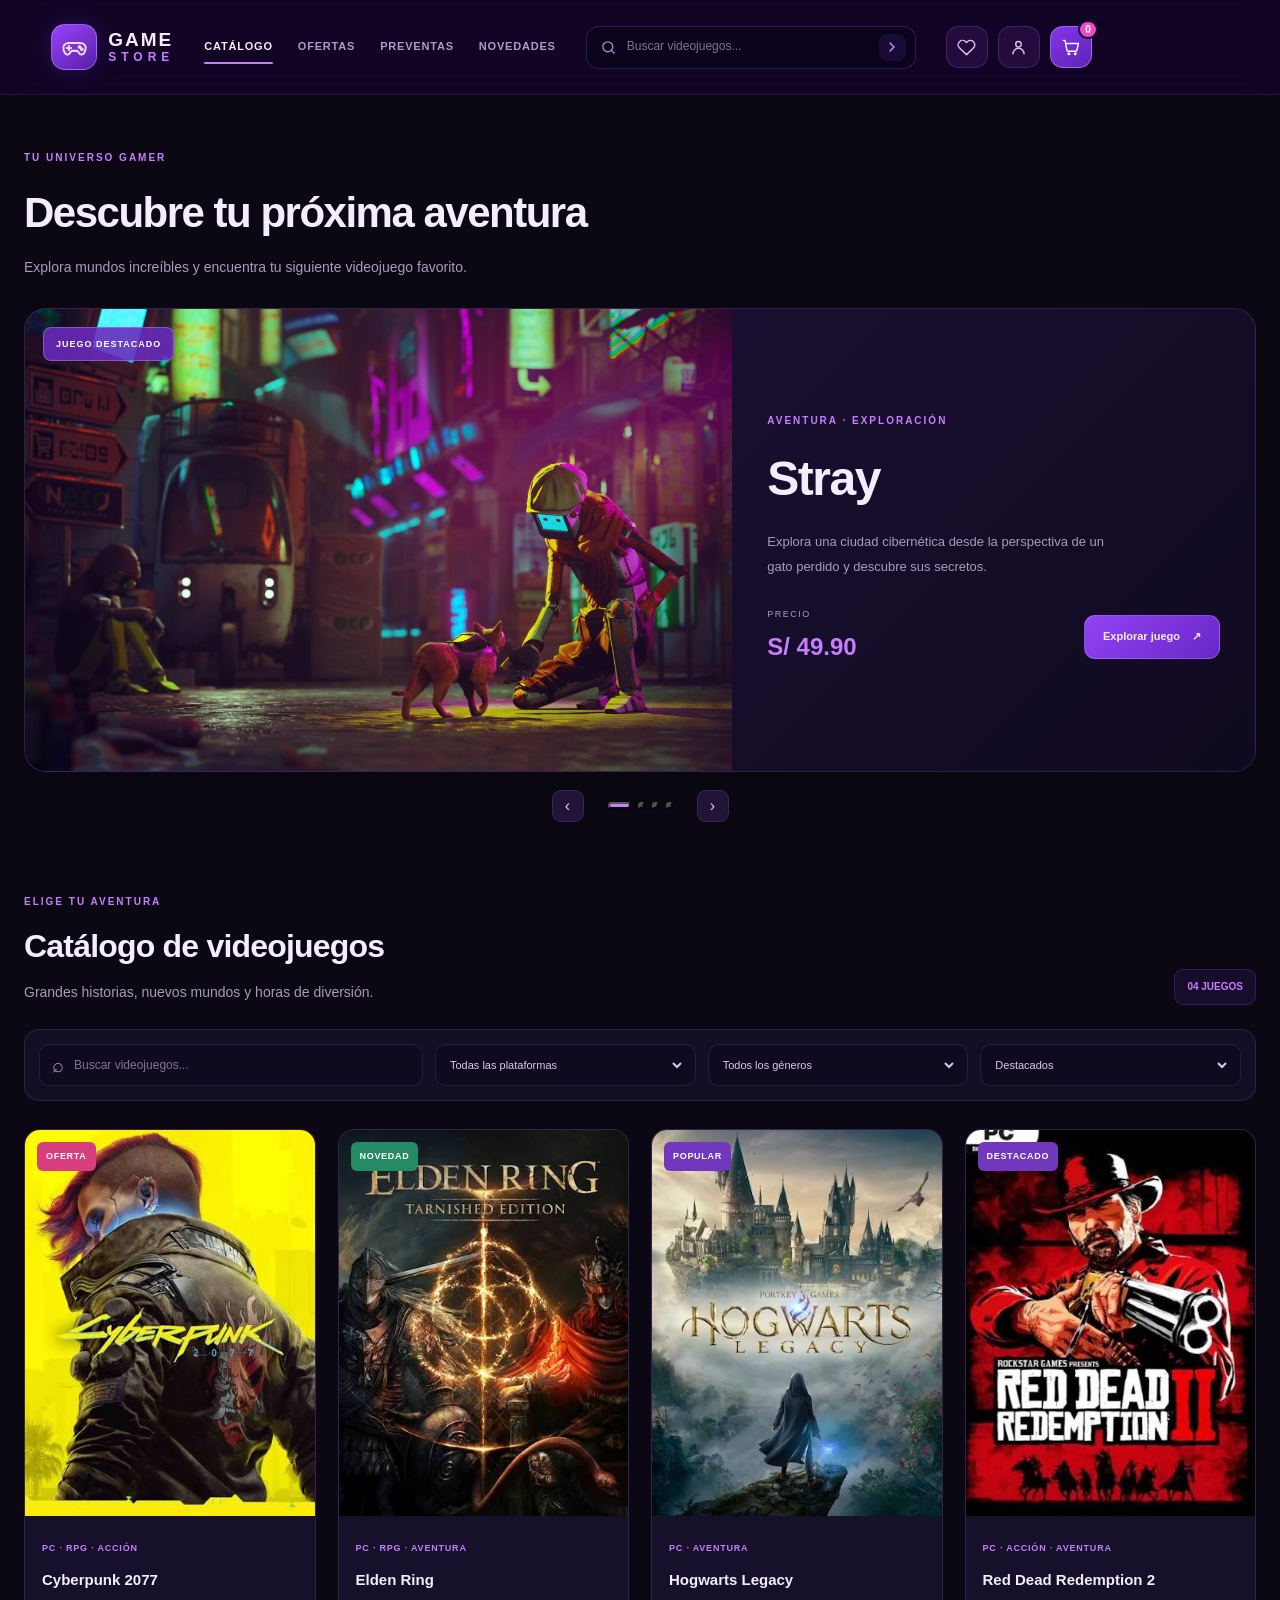
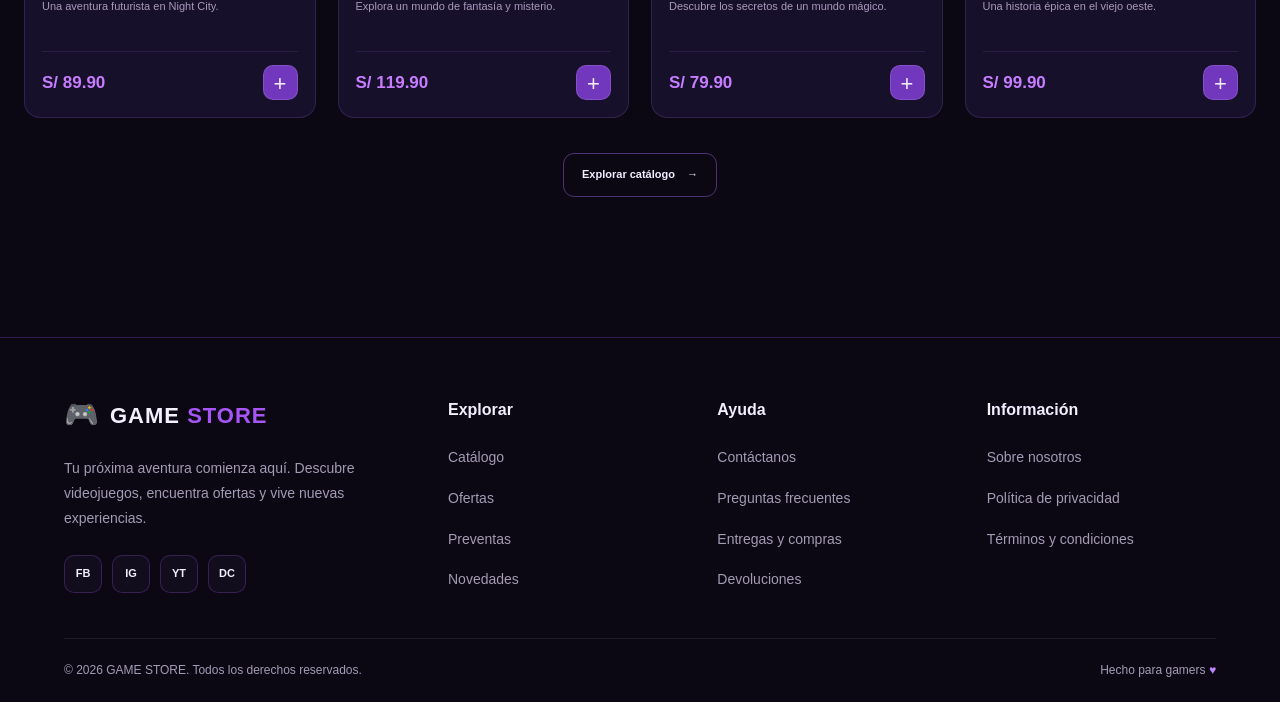
<file: index.html>
<!doctype html>
<html lang="es">
<head>
	<meta charset="UTF-8">
	<meta name="viewport" content="width=device-width, initial-scale=1.0">
	<title>Mi página web</title>
	<link rel="stylesheet" href="css/global.css">
	<link rel="stylesheet" href="css/header.css">
	<link rel="stylesheet" href="css/body.css">
	<link rel="stylesheet" href="css/footer.css">
</head>
<body>
	<div id="site-header"></div>
	<main id="site-body"></main>
	<div id="site-footer"></div>
	<script>
		["header", "body", "footer"].forEach(component => {
			fetch(`components/${component}.html`)
				.then(response => response.text())
				.then(html => {
					const container = document.getElementById(`site-${component}`);
					container.innerHTML = html;
					container.querySelectorAll("script").forEach(inactiveScript => {
						const activeScript = document.createElement("script");
						activeScript.textContent = inactiveScript.textContent;
						inactiveScript.replaceWith(activeScript);
					});
				});
		});
	</script>
</body>
</html>
</file>
<file: css/global.css>
/* ==============================
   GAME STORE - ESTILOS GLOBALES
============================== */

/* Variables generales */
:root {
    --gs-bg: #0b0813;
    --gs-bg-secondary: #120d1d;
    --gs-card-bg: #181124;

    --gs-primary: #a855f7;
    --gs-primary-hover: #9333ea;
    --gs-accent: #c084fc;

    --gs-text: #f3efff;
    --gs-text-muted: #a49bb5;

    --gs-border: rgba(168, 85, 247, 0.22);

    --gs-radius-sm: 8px;
    --gs-radius-md: 14px;
    --gs-radius-lg: 22px;

    --gs-container: 1200px;

    --gs-transition: 0.25s ease;
}

/* Reinicio básico */
* {
    margin: 0;
    padding: 0;
    box-sizing: border-box;
}

/* Desplazamiento suave */
html {
    scroll-behavior: smooth;
    scroll-padding-top: 90px;
}

/* Página */
body {
    min-height: 100vh;
    background: var(--gs-bg);
    color: var(--gs-text);

    font-family: Arial, Helvetica, sans-serif;
    font-size: 16px;
    line-height: 1.6;

    overflow-x: hidden;
}

/* Elementos multimedia */
img,
picture,
video {
    display: block;
    max-width: 100%;
}

img {
    height: auto;
}

/* Enlaces */
a {
    color: inherit;
    text-decoration: none;
}

/* Botones y formularios */
button,
input,
select,
textarea {
    font: inherit;
}

button,
select {
    cursor: pointer;
}

/* Botones: indicador de teclado */
button:focus-visible,
a:focus-visible,
input:focus-visible,
select:focus-visible,
textarea:focus-visible {
    outline: 2px solid var(--gs-accent);
    outline-offset: 4px;
}

/* Selección de texto */
::selection {
    color: #ffffff;
    background: var(--gs-primary);
}

/* Contenedor reutilizable */
.gs-container {
    width: min(90%, var(--gs-container));
    margin-inline: auto;
}

/* Separación entre secciones principales */
main {
    width: 100%;
}

/* Evita que los anclajes queden ocultos bajo el header */
section[id] {
    scroll-margin-top: 100px;
}

/* Accesibilidad: respeta la preferencia de movimiento reducido */
@media (prefers-reduced-motion: reduce) {
    *,
    *::before,
    *::after {
        scroll-behavior: auto !important;
        animation-duration: 0.01ms !important;
        animation-iteration-count: 1 !important;
        transition-duration: 0.01ms !important;
    }
}
</file>
<file: css/header.css>
/* ========================================
   GAME STORE - HEADER
   Paleta morada estilo gaming
======================================== */

.gs-header {
    --gs-purple: #8b3dff;
    --gs-violet: #c77dff;
    --gs-text: #f4edff;
    --gs-muted: #aaa0c5;

    position: sticky;
    top: 0;
    z-index: 100;
    width: 100%;
    padding: 18px 4%;
    background: rgba(19, 4, 39, 0.88);
    border-bottom: 1px solid rgba(166, 91, 255, 0.16);
    backdrop-filter: blur(18px);
    -webkit-backdrop-filter: blur(18px);
}

.gs-header *,
.gs-header *::before,
.gs-header *::after {
    box-sizing: border-box;
}

.gs-header__inner {
    width: 100%;
    max-width: 1450px;
    min-height: 58px;
    margin: 0 auto;

    display: flex;
    align-items: center;
    gap: 30px;
}

/* LOGO */

.gs-logo {
    display: inline-flex;
    align-items: center;
    gap: 11px;
    flex-shrink: 0;

    color: var(--gs-text);
    text-decoration: none;
}

.gs-logo__icon {
    width: 46px;
    height: 46px;
    display: grid;
    place-items: center;

    color: #f0d9ff;
    background: linear-gradient(145deg, #9a42ff, #5620a5);
    border: 1px solid rgba(221, 180, 255, 0.4);
    border-radius: 14px;

    box-shadow: 0 0 24px rgba(139, 61, 255, 0.24);
    transition: transform 0.3s ease, box-shadow 0.3s ease;
}

.gs-logo__icon svg {
    width: 27px;
    height: 27px;
}

.gs-logo:hover .gs-logo__icon {
    transform: rotate(-7deg) scale(1.06);
    box-shadow: 0 0 30px rgba(166, 91, 255, 0.5);
}

.gs-logo__text {
    display: flex;
    flex-direction: column;
    gap: 1px;

    font-size: 19px;
    line-height: 1.05;
    letter-spacing: 2px;
}

.gs-logo__text strong {
    font-weight: 900;
}

.gs-logo__text span {
    color: var(--gs-violet);
    font-size: 12px;
    font-weight: 700;
    letter-spacing: 5px;
}

/* MENÚ */

.gs-nav {
    display: flex;
    align-items: center;
    justify-content: center;
    gap: 25px;
    flex-shrink: 0;
}

.gs-nav__link {
    position: relative;
    padding: 10px 0;

    color: var(--gs-muted);
    font-size: 11px;
    font-weight: 700;
    letter-spacing: 0.8px;
    text-transform: uppercase;
    text-decoration: none;
    white-space: nowrap;

    transition: color 0.25s ease;
}

.gs-nav__link::after {
    content: "";
    position: absolute;
    left: 0;
    bottom: 2px;

    width: 100%;
    height: 2px;
    border-radius: 2px;

    background: var(--gs-violet);
    transform: scaleX(0);
    transform-origin: left;
    transition: transform 0.25s ease;
}

.gs-nav__link:hover,
.gs-nav__link--active {
    color: var(--gs-text);
}

.gs-nav__link:hover::after,
.gs-nav__link--active::after {
    transform: scaleX(1);
}

/* BUSCADOR */

.gs-search {
    min-width: 150px;
    max-width: 330px;
    height: 43px;
    flex: 1;

    display: flex;
    align-items: center;
    gap: 10px;

    padding: 0 9px 0 13px;
    background: rgba(9, 4, 26, 0.65);
    border: 1px solid rgba(157, 94, 255, 0.25);
    border-radius: 13px;

    transition: border-color 0.25s ease,
                box-shadow 0.25s ease;
}

.gs-search:focus-within {
    border-color: var(--gs-purple);
    box-shadow: 0 0 0 3px rgba(139, 61, 255, 0.12);
}

.gs-search__icon {
    display: flex;
    color: #9b8db8;
}

.gs-search__icon svg {
    width: 17px;
    height: 17px;
}

.gs-search__input {
    width: 100%;
    min-width: 0;
    padding: 0;

    color: var(--gs-text);
    background: transparent;
    border: 0;
    outline: 0;

    font: inherit;
    font-size: 12px;
}

.gs-search__input::placeholder {
    color: #807493;
}

.gs-search__input::-webkit-search-cancel-button {
    cursor: pointer;
}

.gs-search__submit {
    width: 27px;
    height: 27px;
    flex-shrink: 0;

    display: grid;
    place-items: center;

    color: #bda0ff;
    background: rgba(139, 61, 255, 0.13);
    border: 0;
    border-radius: 8px;
    cursor: pointer;

    transition: color 0.25s ease, background 0.25s ease;
}

.gs-search__submit svg {
    width: 16px;
    height: 16px;
}

.gs-search__submit:hover {
    color: white;
    background: var(--gs-purple);
}

/* ICONOS DE ACCIÓN */

.gs-actions {
    display: flex;
    align-items: center;
    gap: 10px;
    flex-shrink: 0;
}

.gs-action {
    position: relative;
    width: 42px;
    height: 42px;

    display: grid;
    place-items: center;

    color: #d6c3f5;
    background: rgba(111, 55, 174, 0.19);
    border: 1px solid rgba(168, 108, 255, 0.23);
    border-radius: 13px;

    text-decoration: none;
    transition: transform 0.25s ease,
                background 0.25s ease,
                border-color 0.25s ease,
                box-shadow 0.25s ease;
}

.gs-action svg {
    width: 19px;
    height: 19px;
}

.gs-action:hover {
    color: #fff;
    background: rgba(139, 61, 255, 0.45);
    border-color: rgba(199, 125, 255, 0.75);
    box-shadow: 0 0 18px rgba(139, 61, 255, 0.2);
    transform: translateY(-2px);
}

.gs-action--cart {
    color: white;
    background: linear-gradient(145deg, #8535ed, #5d24b3);
    border-color: rgba(205, 160, 255, 0.5);
}

.gs-action--cart:hover {
    background: linear-gradient(145deg, #a451ff, #7629d9);
}

/* CONTADOR DEL CARRITO */

.gs-cart-count {
    position: absolute;
    top: -7px;
    right: -7px;

    min-width: 19px;
    height: 19px;
    padding: 0 5px;

    display: grid;
    place-items: center;

    color: white;
    background: #f04acb;
    border: 2px solid #190427;
    border-radius: 20px;

    font-size: 10px;
    font-weight: 800;
}

/* TABLET Y VENTANAS MÁS PEQUEÑAS */

@media (max-width: 1150px) {
    .gs-header__inner {
        gap: 20px;
    }

    .gs-nav {
        gap: 16px;
    }

    .gs-nav__link {
        font-size: 10px;
    }

    .gs-logo__text {
        font-size: 16px;
    }

    .gs-actions {
        gap: 7px;
    }

    .gs-action {
        width: 38px;
        height: 38px;
    }
}

/* ESCRITORIO COMPACTO */

@media (max-width: 900px) {
    .gs-header {
        padding: 14px 3%;
    }

    .gs-header__inner {
        flex-wrap: wrap;
        gap: 15px;
    }

    .gs-logo {
        margin-right: auto;
    }

    .gs-nav {
        order: 3;
        width: 100%;
        justify-content: center;
        padding-top: 10px;
        border-top: 1px solid rgba(166, 91, 255, 0.12);
    }

    .gs-search {
        flex: 0 1 270px;
    }
}

/* MÓVIL: EVITA DESBORDAMIENTOS */

@media (max-width: 520px) {
    .gs-header__inner {
        gap: 12px;
    }

    .gs-logo__icon {
        width: 40px;
        height: 40px;
    }

    .gs-logo__text {
        font-size: 14px;
    }

    .gs-logo__text span {
        font-size: 10px;
        letter-spacing: 4px;
    }

    .gs-actions {
        gap: 6px;
    }

    .gs-action {
        width: 34px;
        height: 36px;
        border-radius: 10px;
    }

    .gs-action svg {
        width: 17px;
        height: 17px;
    }

    .gs-search {
        order: 3;
        flex: 1 0 100%;
        max-width: none;
    }

    .gs-nav {
        order: 4;
        justify-content: flex-start;
        gap: 22px;
        overflow-x: auto;
        padding-bottom: 5px;
    }

    .gs-nav__link {
        font-size: 10px;
    }
}

/* ACCESIBILIDAD */

@media (prefers-reduced-motion: reduce) {
    .gs-header *,
    .gs-header *::before,
    .gs-header *::after {
        animation: none !important;
        transition: none !important;
        scroll-behavior: auto !important;
    }
}
</file>
<file: css/body.css>
/* ========================================
   GAME STORE - BODY
======================================== */

.gs-body {
    --body-purple: #8b3dff;
    --body-violet: #c77dff;
    --body-text: #f4edff;
    --body-muted: #a99abd;
    --body-surface: #17102a;
    --body-border: rgba(174, 115, 255, 0.18);

    width: min(100% - 48px, 1240px);
    margin: 0 auto;
    padding: 48px 0 80px;
    color: var(--body-text);
}

.gs-body *,
.gs-body *::before,
.gs-body *::after {
    box-sizing: border-box;
}

.gs-body a {
    color: inherit;
    text-decoration: none;
}

.gs-eyebrow {
    display: inline-block;
    color: var(--body-violet);
    font-size: 10px;
    font-weight: 800;
    letter-spacing: 2px;
    text-transform: uppercase;
}

.gs-intro {
    margin-bottom: 28px;
}

.gs-intro h1 {
    margin: 10px 0;
    color: var(--body-text);
    font-size: clamp(28px, 4vw, 42px);
    font-weight: 850;
    letter-spacing: -1.5px;
}

.gs-intro p,
.gs-section-heading p {
    margin: 0;
    color: var(--body-muted);
    font-size: 14px;
    line-height: 1.7;
}

/* CARRUSEL DESTACADO */

.gs-featured {
    margin-bottom: 65px;
}

.gs-featured__slide {
    display: grid;
    grid-template-columns: 1.15fr 0.85fr;
    height: clamp(390px, 38.4vw, 464px);
    overflow: hidden;

    background: linear-gradient(135deg, #20123b, #100a20);
    border: 1px solid var(--body-border);
    border-radius: 22px;

    box-shadow: 0 18px 55px rgba(0, 0, 0, 0.2);
}

.gs-featured__slide[hidden] {
    display: none;
}

.gs-featured__image {
    position: relative;
    min-height: 0;
    height: 100%;
    overflow: hidden;
}

.gs-featured__image::after {
    content: "";
    position: absolute;
    inset: 0;
    pointer-events: none;

    background: linear-gradient(
        90deg,
        transparent 65%,
        rgba(20, 9, 39, 0.45)
    );
}

.gs-featured__image img {
    width: 100%;
    height: 100%;
    display: block;
    object-fit: cover;

    transition: transform 0.6s ease;
}

.gs-featured__slide:hover .gs-featured__image img {
    transform: scale(1.04);
}

.gs-featured__badge {
    position: absolute;
    z-index: 1;
    top: 18px;
    left: 18px;

    padding: 9px 12px;
    color: white;
    background: rgba(106, 42, 190, 0.88);
    border: 1px solid rgba(226, 194, 255, 0.3);
    border-radius: 8px;

    font-size: 9px;
    font-weight: 800;
    letter-spacing: 1px;
}

.gs-featured__info {
    display: flex;
    flex-direction: column;
    justify-content: center;
    padding: 35px;
}

.gs-featured__info h2 {
    margin: 12px 0;
    font-size: clamp(30px, 4vw, 48px);
    letter-spacing: -1.5px;
}

.gs-featured__info > p {
    max-width: 360px;
    margin: 0;
    color: var(--body-muted);
    font-size: 13px;
    line-height: 1.9;
}

.gs-featured__bottom {
    display: flex;
    align-items: center;
    justify-content: space-between;
    gap: 15px;
    margin-top: 28px;
}

.gs-price {
    display: flex;
    flex-direction: column;
    gap: 6px;
}

.gs-price span {
    color: var(--body-muted);
    font-size: 9px;
    letter-spacing: 1.5px;
}

.gs-price strong {
    color: var(--body-violet);
    font-size: 24px;
}

.gs-button {
    min-height: 44px;
    display: inline-flex;
    align-items: center;
    justify-content: center;
    gap: 12px;

    padding: 0 18px;
    color: white;
    background: linear-gradient(135deg, #9142f5, #6927c6);
    border: 1px solid rgba(216, 178, 255, 0.25);
    border-radius: 11px;

    font-size: 11px;
    font-weight: 750;
    transition: transform 0.25s ease, box-shadow 0.25s ease;
}

.gs-button:hover {
    transform: translateY(-3px);
    box-shadow: 0 8px 25px rgba(139, 61, 255, 0.28);
}

.gs-carousel-controls {
    display: flex;
    align-items: center;
    justify-content: center;
    gap: 24px;
    margin-top: 18px;
}

.gs-carousel-arrow {
    width: 32px;
    height: 32px;
    display: grid;
    place-items: center;

    color: #dfc7ff;
    background: #211437;
    border: 1px solid var(--body-border);
    border-radius: 9px;
}

.gs-carousel-dots {
    display: flex;
    align-items: center;
    gap: 7px;
}

.gs-carousel-dot {
    width: 7px;
    height: 7px;
    background: #514164;
    border-radius: 10px;
}

.gs-carousel-dot--active {
    width: 23px;
    background: var(--body-violet);
}

/* TÍTULO DEL CATÁLOGO */

.gs-catalog {
    scroll-margin-top: 110px;
}

.gs-section-heading {
    display: flex;
    align-items: end;
    justify-content: space-between;
    gap: 20px;
    margin-bottom: 24px;
}

.gs-section-heading h2 {
    margin: 9px 0;
    font-size: clamp(24px, 3vw, 32px);
    letter-spacing: -0.8px;
}

.gs-game-count {
    padding: 9px 12px;
    color: var(--body-violet);
    background: rgba(139, 61, 255, 0.1);
    border: 1px solid var(--body-border);
    border-radius: 9px;

    font-size: 10px;
    font-weight: 800;
    white-space: nowrap;
}

/* FILTROS */

.gs-filters {
    display: flex;
    align-items: center;
    gap: 12px;
    margin-bottom: 28px;
    padding: 14px;

    background: rgba(23, 16, 42, 0.82);
    border: 1px solid var(--body-border);
    border-radius: 15px;
}

.gs-filter-search,
.gs-filter-select {
    min-width: 0;
    height: 42px;
    display: flex;
    align-items: center;

    color: var(--body-muted);
    background: #100a20;
    border: 1px solid rgba(174, 115, 255, 0.15);
    border-radius: 10px;
}

.gs-filter-search {
    flex: 1.5;
    gap: 10px;
    padding: 0 12px;
    font-size: 20px;
}

.gs-filter-search input {
    width: 100%;
    min-width: 0;
    color: var(--body-text);
    background: transparent;
    border: 0;
    outline: 0;
    font: inherit;
    font-size: 12px;
}

.gs-filter-search input::placeholder {
    color: #807493;
}

.gs-filter-select {
    flex: 1;
    padding: 0 10px;
}

.gs-filter-select select {
    width: 100%;
    min-width: 0;
    color: #d8cbe9;
    background: transparent;
    border: 0;
    outline: 0;
    font: inherit;
    font-size: 11px;
    cursor: pointer;
}

.gs-filter-select option {
    color: #f4edff;
    background: #17102a;
}

.gs-filter-search:focus-within,
.gs-filter-select:focus-within {
    border-color: var(--body-purple);
}

.gs-visually-hidden {
    position: absolute;
    width: 1px;
    height: 1px;
    padding: 0;
    margin: -1px;
    overflow: hidden;
    clip: rect(0, 0, 0, 0);
    white-space: nowrap;
    border: 0;
}

/* CUADRÍCULA DE JUEGOS */

.gs-game-grid {
    display: grid;
    grid-template-columns: repeat(4, minmax(0, 1fr));
    gap: 22px;
}

.gs-game-card {
    min-width: 0;
    overflow: hidden;

    background: var(--body-surface);
    border: 1px solid var(--body-border);
    border-radius: 16px;

    transition: transform 0.3s ease,
                border-color 0.3s ease,
                box-shadow 0.3s ease;
}

.gs-game-card:hover {
    transform: translateY(-7px);
    border-color: rgba(199, 125, 255, 0.75);
    box-shadow: 0 14px 35px rgba(101, 37, 170, 0.19);
}

.gs-game-card__image {
    position: relative;
    overflow: hidden;
    aspect-ratio: 3 / 4;
    background: #211437;
}

.gs-game-card__image > img {
    width: 100%;
    height: 100%;
    display: block;
    object-fit: cover;

    transition: transform 0.45s ease, filter 0.45s ease;
}

.gs-game-card:hover .gs-game-card__image > img {
    transform: scale(1.06);
    filter: brightness(1.08);
}

.gs-game-tag {
    position: absolute;
    top: 12px;
    left: 12px;

    padding: 7px 9px;
    border-radius: 6px;

    color: white;
    font-size: 9px;
    font-weight: 850;
    letter-spacing: 0.7px;
}

.gs-game-tag--sale {
    background: #d83d7d;
}

.gs-game-tag--new {
    background: #258b65;
}

.gs-game-tag--popular {
    background: #7137bd;
}

.gs-game-card__favorite {
    position: absolute;
    top: 10px;
    right: 10px;

    width: 33px;
    height: 33px;
    display: grid;
    place-items: center;

    color: white;
    background: rgba(15, 7, 29, 0.8);
    border: 1px solid rgba(255, 255, 255, 0.17);
    border-radius: 9px;

    opacity: 0;
    transform: translateY(-4px);
    transition: opacity 0.25s ease, transform 0.25s ease;
}

.gs-game-card:hover .gs-game-card__favorite,
.gs-game-card__favorite:focus-visible {
    opacity: 1;
    transform: translateY(0);
}

.gs-game-card__content {
    padding: 17px;
}

.gs-game-platform {
    color: var(--body-violet);
    font-size: 9px;
    font-weight: 750;
    letter-spacing: 0.8px;
}

.gs-game-card__content h3 {
    margin: 10px 0 7px;
    color: var(--body-text);
    font-size: 15px;
    line-height: 1.4;
}

.gs-game-card__content p {
    min-height: 36px;
    margin: 0;

    color: var(--body-muted);
    font-size: 11px;
    line-height: 1.7;
}

.gs-game-card__bottom {
    display: flex;
    align-items: center;
    justify-content: space-between;
    gap: 10px;
    margin-top: 18px;
    padding-top: 13px;

    border-top: 1px solid rgba(174, 115, 255, 0.13);
}

.gs-game-price {
    color: var(--body-violet);
    font-size: 17px;
}

.gs-add-button {
    width: 35px;
    height: 35px;
    display: grid;
    place-items: center;

    color: white;
    background: #7137bd;
    border: 1px solid rgba(216, 178, 255, 0.2);
    border-radius: 10px;

    font-size: 22px;
    transition: background 0.25s ease, transform 0.25s ease;
}

.gs-add-button:hover {
    background: #974cf4;
    transform: scale(1.06);
}

.gs-catalog-more {
    display: flex;
    justify-content: center;
    margin-top: 35px;
}

.gs-button--outline {
    color: var(--body-violet);
    background: transparent;
    border-color: rgba(174, 115, 255, 0.4);
}

.gs-button--outline:hover {
    color: white;
    background: rgba(139, 61, 255, 0.14);
}

/* ESCRITORIOS MEDIANOS */

@media (max-width: 1000px) {
    .gs-game-grid {
        grid-template-columns: repeat(3, minmax(0, 1fr));
        gap: 16px;
    }

    .gs-featured__info {
        padding: 25px;
    }

    .gs-filters {
        flex-wrap: wrap;
    }

    .gs-filter-search {
        flex-basis: 100%;
    }

    .gs-filter-select {
        flex-basis: 0;
    }
}

/* TABLETS Y VENTANAS PEQUEÑAS */

@media (max-width: 680px) {
    .gs-body {
        width: min(100% - 28px, 540px);
        padding-top: 30px;
    }

    .gs-featured__slide {
        grid-template-columns: 1fr;
        grid-template-rows: 220px 1fr;
        height: 540px;
    }

    .gs-featured__image {
        min-height: 220px;
    }

    .gs-featured__info {
        padding: 22px;
    }

    .gs-featured__info h2 {
        font-size: 34px;
    }

    .gs-game-grid {
        grid-template-columns: repeat(2, minmax(0, 1fr));
        gap: 13px;
    }

    .gs-game-card__content {
        padding: 12px;
    }

    .gs-game-card__content h3 {
        font-size: 13px;
    }

    .gs-game-price {
        font-size: 14px;
    }

    .gs-game-card__favorite {
        opacity: 1;
        transform: none;
    }
}

/* MÓVILES */

@media (max-width: 420px) {
    .gs-section-heading {
        align-items: flex-start;
        flex-direction: column;
    }

    .gs-filters {
        padding: 10px;
    }

    .gs-filter-select {
        flex-basis: 100%;
    }

    .gs-featured__bottom {
        align-items: flex-start;
        flex-direction: column;
    }

    .gs-game-grid {
        gap: 10px;
    }
}

/* MOVIMIENTO REDUCIDO */

@media (prefers-reduced-motion: reduce) {
    .gs-body *,
    .gs-body *::before,
    .gs-body *::after {
        transition: none !important;
        animation: none !important;
    }
}
</file>
<file: css/footer.css>
/* ==============================
   GAME STORE - FOOTER
============================== */

.gs-footer {
    --gs-footer-bg: #0b0813;
    --gs-footer-panel: #120d1d;
    --gs-footer-purple: #a855f7;
    --gs-footer-text: #f3efff;
    --gs-footer-muted: #a49bb5;

    background: var(--gs-footer-bg);
    color: var(--gs-footer-text);
    border-top: 1px solid rgba(168, 85, 247, 0.25);
    margin-top: 60px;
    font-family: Arial, Helvetica, sans-serif;
}

/* Contenedor principal */

.gs-footer__container {
    width: min(1200px, 90%);
    margin: 0 auto;
    padding: 55px 0 45px;

    display: grid;
    grid-template-columns: 1.5fr 1fr 1fr 1fr;
    gap: 40px;
}

/* Logo */

.gs-footer__logo {
    display: inline-flex;
    align-items: center;
    gap: 10px;

    color: var(--gs-footer-text);
    text-decoration: none;
    font-size: 22px;
    font-weight: 800;
    letter-spacing: 1px;
}

.gs-footer__logo strong {
    color: var(--gs-footer-purple);
}

.gs-footer__logo-icon {
    font-size: 28px;
}

/* Descripción */

.gs-footer__description {
    max-width: 300px;
    margin: 18px 0 24px;

    color: var(--gs-footer-muted);
    font-size: 14px;
    line-height: 1.8;
}

/* Redes sociales */

.gs-footer__socials {
    display: flex;
    gap: 10px;
}

.gs-footer__socials a {
    width: 38px;
    height: 38px;

    display: flex;
    align-items: center;
    justify-content: center;

    color: var(--gs-footer-text);
    background: var(--gs-footer-panel);
    border: 1px solid rgba(168, 85, 247, 0.25);
    border-radius: 10px;

    text-decoration: none;
    font-size: 11px;
    font-weight: 800;

    transition:
        background 0.25s ease,
        color 0.25s ease,
        transform 0.25s ease,
        border-color 0.25s ease;
}

.gs-footer__socials a:hover {
    background: var(--gs-footer-purple);
    color: #ffffff;
    border-color: var(--gs-footer-purple);
    transform: translateY(-4px);
}

/* Columnas */

.gs-footer__column h3 {
    margin: 4px 0 22px;

    color: var(--gs-footer-text);
    font-size: 16px;
    font-weight: 700;
}

.gs-footer__column ul {
    display: flex;
    flex-direction: column;
    gap: 15px;

    margin: 0;
    padding: 0;
    list-style: none;
}

.gs-footer__column a {
    display: inline-block;

    color: var(--gs-footer-muted);
    text-decoration: none;
    font-size: 14px;

    transition:
        color 0.2s ease,
        transform 0.2s ease;
}

.gs-footer__column a:hover {
    color: var(--gs-footer-purple);
    transform: translateX(4px);
}

/* Franja inferior */

.gs-footer__bottom {
    width: min(1200px, 90%);
    margin: 0 auto;
    padding: 22px 0;

    display: flex;
    align-items: center;
    justify-content: space-between;
    flex-wrap: wrap;
    gap: 15px;

    border-top: 1px solid rgba(255, 255, 255, 0.08);
}

.gs-footer__bottom p {
    margin: 0;
    color: var(--gs-footer-muted);
    font-size: 12px;
    line-height: 1.6;
}

.gs-footer__credit span {
    color: #c084fc;
}

/* ==============================
   RESPONSIVE
============================== */

@media (max-width: 900px) {
    .gs-footer__container {
        grid-template-columns: repeat(2, minmax(0, 1fr));
        gap: 35px;
    }
}

@media (max-width: 520px) {
    .gs-footer__container {
        grid-template-columns: 1fr;
        gap: 30px;
        padding: 40px 0;
    }

    .gs-footer__description {
        max-width: 100%;
    }

    .gs-footer__bottom {
        flex-direction: column;
        align-items: flex-start;
    }
}
</file>
